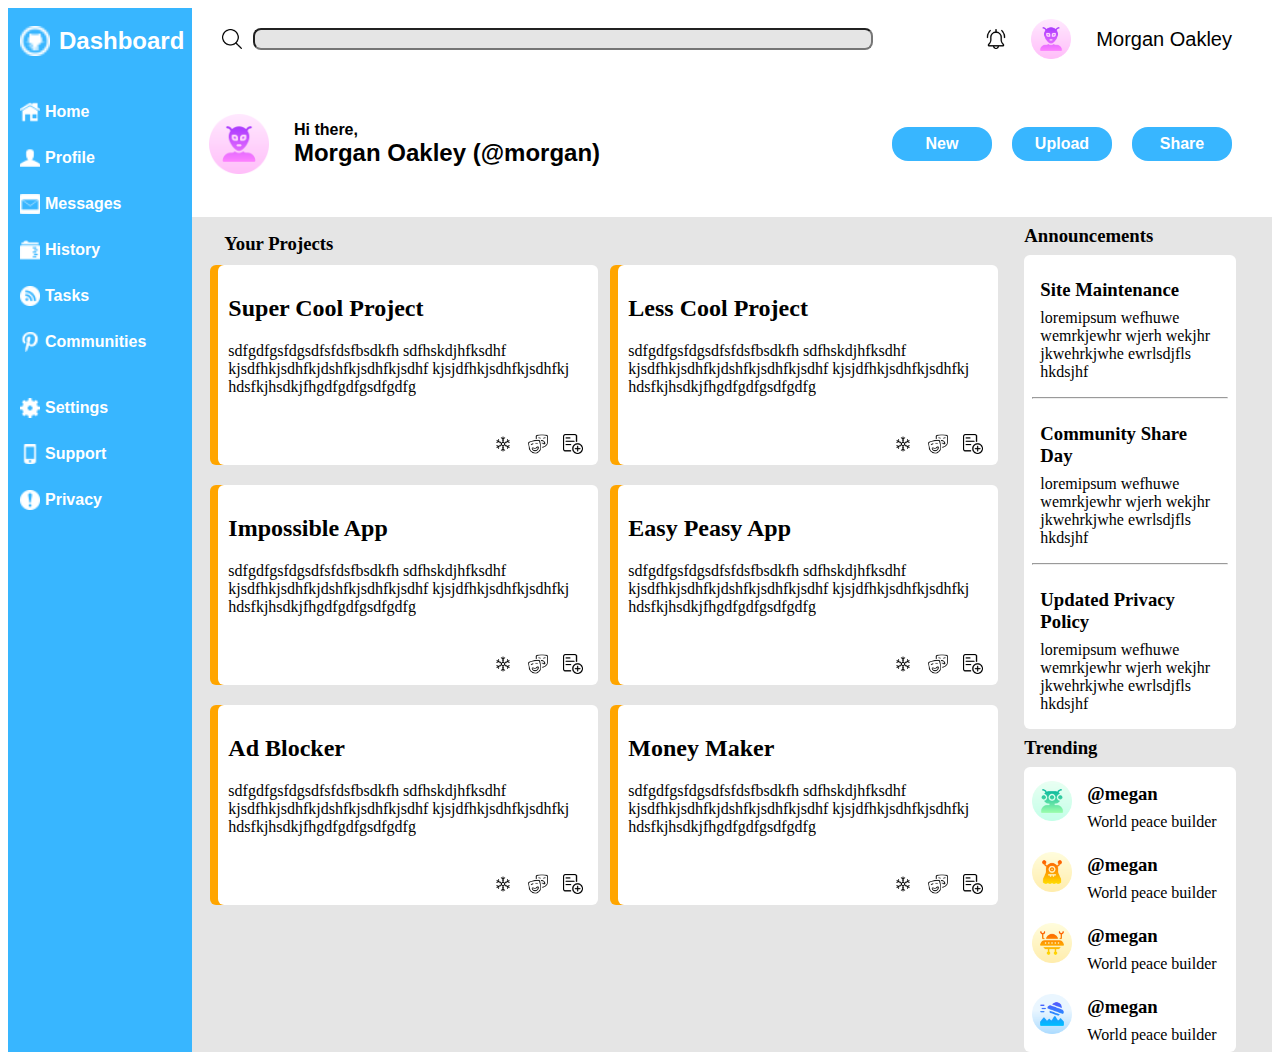
<file: index.html>
<!DOCTYPE html>
<html lang="en">
<head>
    <meta charset="UTF-8">
    <meta http-equiv="X-UA-Compatible" content="IE=edge">
    <meta name="viewport" content="width=device-width, initial-scale=1.0">
    <title>Admin Dashboard</title>
    <link rel="stylesheet" href="./dashboard.css">
</head>
<body>
    <div class="container">
        <div class="sidebar">
            <div class="sidebar-top">
                <div class="sidebar-header"><img src="./images/github-10-16.png" alt="Dashboard">Dashboard</div>
            </div>
            <div class="sidebar-middle">
                <div><img src="./images/home-5-16.png" alt="Home"> Home</div>
                <div><img src="./images/user-16.png" alt="Profile"> Profile</div>
                <div><img src="./images/email-13-16.png" alt="Messages"> Messages</div>
                <div><img src="./images/full-folder-16.png" alt="History"> History</div>
                <div><img src="./images/rss-4-16.png" alt="Tasks"> Tasks</div>
                <div><img src="./images/pinterest-16.png" alt="Communities"> Communities</div>
            </div>
            <div class="sidebar-bottom">
                <div><img src="./images/gear-2-16.png" alt="Settings"> Settings</div>
                <div><img src="./images/mobile-phone-8-16.png" alt="Support"> Support</div>
                <div><img src="./images/warning-3-16.png" alt="Privacy"> Privacy</div>
            </div>
        </div>
        <div class="header">
            <div class="top-header"><img src="./images/search-interface-symbol.png" alt="search"> <input type="text"><div class="top-header-right"><img src="./images/bell.png" alt="notifications"><img class="alien-small" src="./images/alien (1).png" alt="profile picture"> Morgan Oakley</div></div>
            <div class="bottom-header"><img src="./images/alien (1).png" alt="profile picture"><div class="greeting">Hi there,<br><h2>Morgan Oakley (@morgan)</h2></div><div class="buttons"><button>New</button><button>Upload</button><button>Share</button></div></div>
        </div>
        <div class="projects">
            <h3>Your Projects</h3>
            <div class="content">
                <div class="card">
                    <div class="card-text"><h2>Super Cool Project</h2>sdfgdfgsfdgsdfsfdsfbsdkfh sdfhskdjhfksdhf kjsdfhkjsdhfkjdshfkjsdhfkjsdhf kjsjdfhkjsdhfkjsdhfkj hdsfkjhsdkjfhgdfgdfgsdfgdfg</div>
                    <div class="icons"><img src="./images/frost.png" alt="frost"><img src="./images/theatre.png" alt="theatre"><img src="./images/add.png" alt="add user"></div>
                </div>
                <div class="card">
                    <div class="card-text"><h2>Less Cool Project</h2>sdfgdfgsfdgsdfsfdsfbsdkfh sdfhskdjhfksdhf kjsdfhkjsdhfkjdshfkjsdhfkjsdhf kjsjdfhkjsdhfkjsdhfkj hdsfkjhsdkjfhgdfgdfgsdfgdfg</div>
                    <div class="icons"><img src="./images/frost.png" alt="frost"><img src="./images/theatre.png" alt="theatre"><img src="./images/add.png" alt="add user"></div>
                </div>
                <div class="card">
                    <div class="card-text"><h2>Impossible App</h2>sdfgdfgsfdgsdfsfdsfbsdkfh sdfhskdjhfksdhf kjsdfhkjsdhfkjdshfkjsdhfkjsdhf kjsjdfhkjsdhfkjsdhfkj hdsfkjhsdkjfhgdfgdfgsdfgdfg</div>
                    <div class="icons"><img src="./images/frost.png" alt="frost"><img src="./images/theatre.png" alt="theatre"><img src="./images/add.png" alt="add user"></div>
                </div>
                <div class="card">
                    <div class="card-text"><h2>Easy Peasy App</h2>sdfgdfgsfdgsdfsfdsfbsdkfh sdfhskdjhfksdhf kjsdfhkjsdhfkjdshfkjsdhfkjsdhf kjsjdfhkjsdhfkjsdhfkj hdsfkjhsdkjfhgdfgdfgsdfgdfg</div>
                    <div class="icons"><img src="./images/frost.png" alt="frost"><img src="./images/theatre.png" alt="theatre"><img src="./images/add.png" alt="add user"></div>
                </div>
                <div class="card">
                    <div class="card-text"><h2>Ad Blocker</h2>sdfgdfgsfdgsdfsfdsfbsdkfh sdfhskdjhfksdhf kjsdfhkjsdhfkjdshfkjsdhfkjsdhf kjsjdfhkjsdhfkjsdhfkj hdsfkjhsdkjfhgdfgdfgsdfgdfg</div>
                    <div class="icons"><img src="./images/frost.png" alt="frost"><img src="./images/theatre.png" alt="theatre"><img src="./images/add.png" alt="add user"></div>
                </div>
                <div class="card">
                    <div class="card-text"><h2>Money Maker</h2>sdfgdfgsfdgsdfsfdsfbsdkfh sdfhskdjhfksdhf kjsdfhkjsdhfkjdshfkjsdhfkjsdhf kjsjdfhkjsdhfkjsdhfkj hdsfkjhsdkjfhgdfgdfgsdfgdfg</div>
                    <div class="icons"><img src="./images/frost.png" alt="frost"><img src="./images/theatre.png" alt="theatre"><img src="./images/add.png" alt="add user"></div>
                </div>
            </div>
        </div>
        <div class="content-sidebar">
            <h3>Announcements</h3>
            <div class="announcements">
                <div><h3>Site Maintenance</h3>loremipsum wefhuwe wemrkjewhr wjerh wekjhr jkwehrkjwhe ewrlsdjfls hkdsjhf</div><hr>
                <div><h3>Community Share Day</h3>loremipsum wefhuwe wemrkjewhr wjerh wekjhr jkwehrkjwhe ewrlsdjfls hkdsjhf</div><hr>
                <div><h3>Updated Privacy Policy</h3>loremipsum wefhuwe wemrkjewhr wjerh wekjhr jkwehrkjwhe ewrlsdjfls hkdsjhf</div>
            </div>
            <h3>Trending</h3>
            <div class="trending">
                <div class="left"><img src="./images/alien (2).png" alt="alien"></div><div class="right"><h3>@megan</h3>World peace builder</div>
                <div class="left"><img src="./images/alien.png" alt="alien"></div><div class="right"><h3>@megan</h3>World peace builder</div>
                <div class="left"><img src="./images/ufo (1).png" alt="ufo"></div><div class="right"><h3>@megan</h3>World peace builder</div>
                <div class="left"><img src="./images/ufo.png" alt="ufo"></div><div class="right"><h3>@megan</h3>World peace builder</div>
            </div>
        </div>
    </div>
</body>
</html>
</file>
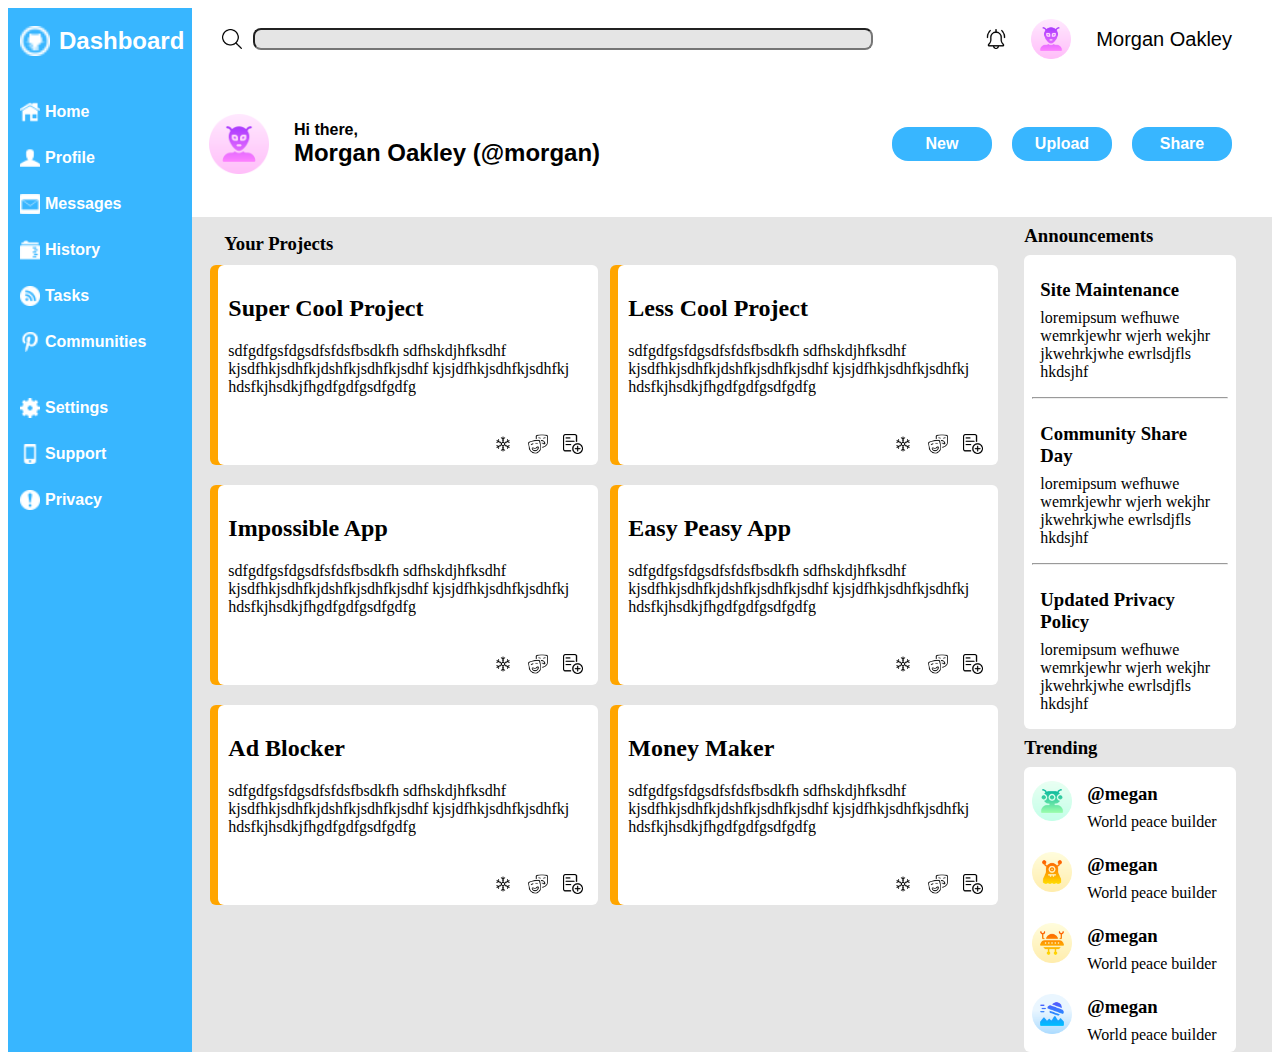
<file: dashboard.html>
<!DOCTYPE html>
<html lang="en">
<head>
    <meta charset="UTF-8">
    <meta http-equiv="X-UA-Compatible" content="IE=edge">
    <meta name="viewport" content="width=device-width, initial-scale=1.0">
    <title>Admin Dashboard</title>
    <link rel="stylesheet" href="./dashboard.css">
</head>
<body>
    <div class="container">
        <div class="sidebar">
            <div class="sidebar-top">
                <div class="sidebar-header"><img src="./images/github-10-16.png" alt="Dashboard">Dashboard</div>
            </div>
            <div class="sidebar-middle">
                <div><img src="./images/home-5-16.png" alt="Home"> Home</div>
                <div><img src="./images/user-16.png" alt="Profile"> Profile</div>
                <div><img src="./images/email-13-16.png" alt="Messages"> Messages</div>
                <div><img src="./images/full-folder-16.png" alt="History"> History</div>
                <div><img src="./images/rss-4-16.png" alt="Tasks"> Tasks</div>
                <div><img src="./images/pinterest-16.png" alt="Communities"> Communities</div>
            </div>
            <div class="sidebar-bottom">
                <div><img src="./images/gear-2-16.png" alt="Settings"> Settings</div>
                <div><img src="./images/mobile-phone-8-16.png" alt="Support"> Support</div>
                <div><img src="./images/warning-3-16.png" alt="Privacy"> Privacy</div>
            </div>
        </div>
        <div class="header">
            <div class="top-header"><img src="./images/search-interface-symbol.png" alt="search"> <input type="text"><div class="top-header-right"><img src="./images/bell.png" alt="notifications"><img class="alien-small" src="./images/alien (1).png" alt="profile picture"> Morgan Oakley</div></div>
            <div class="bottom-header"><img src="./images/alien (1).png" alt="profile picture"><div class="greeting">Hi there,<br><h2>Morgan Oakley (@morgan)</h2></div><div class="buttons"><button>New</button><button>Upload</button><button>Share</button></div></div>
        </div>
        <div class="projects">
            <h3>Your Projects</h3>
            <div class="content">
                <div class="card">
                    <div class="card-text"><h2>Super Cool Project</h2>sdfgdfgsfdgsdfsfdsfbsdkfh sdfhskdjhfksdhf kjsdfhkjsdhfkjdshfkjsdhfkjsdhf kjsjdfhkjsdhfkjsdhfkj hdsfkjhsdkjfhgdfgdfgsdfgdfg</div>
                    <div class="icons"><img src="./images/frost.png" alt="frost"><img src="./images/theatre.png" alt="theatre"><img src="./images/add.png" alt="add user"></div>
                </div>
                <div class="card">
                    <div class="card-text"><h2>Less Cool Project</h2>sdfgdfgsfdgsdfsfdsfbsdkfh sdfhskdjhfksdhf kjsdfhkjsdhfkjdshfkjsdhfkjsdhf kjsjdfhkjsdhfkjsdhfkj hdsfkjhsdkjfhgdfgdfgsdfgdfg</div>
                    <div class="icons"><img src="./images/frost.png" alt="frost"><img src="./images/theatre.png" alt="theatre"><img src="./images/add.png" alt="add user"></div>
                </div>
                <div class="card">
                    <div class="card-text"><h2>Impossible App</h2>sdfgdfgsfdgsdfsfdsfbsdkfh sdfhskdjhfksdhf kjsdfhkjsdhfkjdshfkjsdhfkjsdhf kjsjdfhkjsdhfkjsdhfkj hdsfkjhsdkjfhgdfgdfgsdfgdfg</div>
                    <div class="icons"><img src="./images/frost.png" alt="frost"><img src="./images/theatre.png" alt="theatre"><img src="./images/add.png" alt="add user"></div>
                </div>
                <div class="card">
                    <div class="card-text"><h2>Easy Peasy App</h2>sdfgdfgsfdgsdfsfdsfbsdkfh sdfhskdjhfksdhf kjsdfhkjsdhfkjdshfkjsdhfkjsdhf kjsjdfhkjsdhfkjsdhfkj hdsfkjhsdkjfhgdfgdfgsdfgdfg</div>
                    <div class="icons"><img src="./images/frost.png" alt="frost"><img src="./images/theatre.png" alt="theatre"><img src="./images/add.png" alt="add user"></div>
                </div>
                <div class="card">
                    <div class="card-text"><h2>Ad Blocker</h2>sdfgdfgsfdgsdfsfdsfbsdkfh sdfhskdjhfksdhf kjsdfhkjsdhfkjdshfkjsdhfkjsdhf kjsjdfhkjsdhfkjsdhfkj hdsfkjhsdkjfhgdfgdfgsdfgdfg</div>
                    <div class="icons"><img src="./images/frost.png" alt="frost"><img src="./images/theatre.png" alt="theatre"><img src="./images/add.png" alt="add user"></div>
                </div>
                <div class="card">
                    <div class="card-text"><h2>Money Maker</h2>sdfgdfgsfdgsdfsfdsfbsdkfh sdfhskdjhfksdhf kjsdfhkjsdhfkjdshfkjsdhfkjsdhf kjsjdfhkjsdhfkjsdhfkj hdsfkjhsdkjfhgdfgdfgsdfgdfg</div>
                    <div class="icons"><img src="./images/frost.png" alt="frost"><img src="./images/theatre.png" alt="theatre"><img src="./images/add.png" alt="add user"></div>
                </div>
            </div>
        </div>
        <div class="content-sidebar">
            <h3>Announcements</h3>
            <div class="announcements">
                <div><h3>Site Maintenance</h3>loremipsum wefhuwe wemrkjewhr wjerh wekjhr jkwehrkjwhe ewrlsdjfls hkdsjhf</div><hr>
                <div><h3>Community Share Day</h3>loremipsum wefhuwe wemrkjewhr wjerh wekjhr jkwehrkjwhe ewrlsdjfls hkdsjhf</div><hr>
                <div><h3>Updated Privacy Policy</h3>loremipsum wefhuwe wemrkjewhr wjerh wekjhr jkwehrkjwhe ewrlsdjfls hkdsjhf</div>
            </div>
            <h3>Trending</h3>
            <div class="trending">
                <div class="left"><img src="./images/alien (2).png" alt="alien"></div><div class="right"><h3>@megan</h3>World peace builder</div>
                <div class="left"><img src="./images/alien.png" alt="alien"></div><div class="right"><h3>@megan</h3>World peace builder</div>
                <div class="left"><img src="./images/ufo (1).png" alt="ufo"></div><div class="right"><h3>@megan</h3>World peace builder</div>
                <div class="left"><img src="./images/ufo.png" alt="ufo"></div><div class="right"><h3>@megan</h3>World peace builder</div>
            </div>
        </div>
    </div>
</body>
</html>
</file>
<file: dashboard.css>
body {
    height: 100%;
}

img {
    width: 20px;
    height: auto;
    margin-right: 5px;
    align-self: center;
}

h3 {
    margin: 0;
}

.icons img {
    margin-left: 10px;
}

.card {
    height: 180px;
    width: 360px;
    background-color: white;
    margin-top: 2px;
    place-items: center;
    margin: 10px;
    padding: 10px;
    justify-self: center;
    border-radius: 6px;
    display: grid;
    grid-template-rows: 90% 10%;
    box-shadow: -8px 0px 0px 0px orange;
}

.container {
    display: grid;
    grid-template-columns: 1fr 5fr 2fr;
    grid-template-rows: 2fr 8fr;
}

.icons {
    justify-self: flex-end;
}

.sidebar {
    grid-column: 1 / 2;
    grid-row: 1 / 3;
    background-color: rgba(0, 162, 255, 0.78);
    color: white;
}

.header {
    grid-column: 2 / 4;
    grid-row: 1 / 2;
    display: grid;
    grid-template-rows: 30% 70%;
}

.projects {
    background-color: #E5E5E5;
    grid-row: 2 / 3;
    grid-column: 2 / 3;
    padding: 16px;

}

.projects h3 {
    margin-left: 2%;
    grid-row: 1 / 2;
    grid-column: 1 / 3
}

.content {
    grid-column: 1 / 2;
    grid-row: 2 / 3;
    display: grid;
    align-self: flex-end;
    grid-template-columns: 1fr 1fr;
    grid-template-rows: 1fr 1fr 1fr;
}

.card-text {
    align-self: flex-start;
}

.content-sidebar {
    grid-column: 3 / 4;
    grid-row: 2 / 3;
    background-color: #E5E5E5;
    padding-right: 16px;
}

.content-sidebar h3 {
    margin: 8px 0px;
}

.announcements, .trending {
    background-color: white;
    border-radius: 6px;
    padding: 8px;
    margin-right: 20px;
}

.announcements div {
    padding: 8px;
}

.sidebar-top {
    margin-bottom: 30px;
    margin-top: 10px;
    font-weight: 600;
    font-size: 24px;
    font-family:'Gill Sans', 'Gill Sans MT', Calibri, 'Trebuchet MS', sans-serif;
}

.sidebar-header {
    display: flex;
    gap: 4px;
    align-items: center;
}

.sidebar-top img {
    width: 30px;
    height: auto;
}

.sidebar-middle {
    margin-bottom: 30px;
    font-weight: 600;
    font-size: 16px;
    font-family:'Gill Sans', 'Gill Sans MT', Calibri, 'Trebuchet MS', sans-serif;
}

.sidebar-bottom {
    font-weight: 600;
    font-size: 16px;
    font-family:'Gill Sans', 'Gill Sans MT', Calibri, 'Trebuchet MS', sans-serif;
}
.sidebar-top div, .sidebar-middle div, .sidebar-bottom div {
    padding: 8px;
    margin-left: 4px;
    display: flex;
    align-items: center;
    margin-bottom: 10px;
}

.top-header {
    grid-row: 1 / 2;
    display: grid;
    grid-template-columns: 2% 60% 38%;
    margin-top: 10px;
    margin-left: 30px;
    margin-bottom: 10px;
}

.top-header p {
    align-self: center;
}

.top-header img {
    grid-column: 1 / 2;
}

.top-header input {
    border-radius: 8px;
    grid-column: 2 / 3;
    margin-left: 10px;
    background-color: #E5E5E5;
    height: 16px;
    align-self: center;
}

.top-header-right {
    margin-right: 40px;
    justify-self: flex-end;
    grid-column: 3 / 4;
    font-size: 20px;
    font-weight: 500;
    font-family:'Gill Sans', 'Gill Sans MT', Calibri, 'Trebuchet MS', sans-serif;
    display: flex;
    align-items: center;
    gap: 20px;

}

.alien-small {
    width: 40px;
    height: auto;
}



.bottom-header {
    display: grid;
    grid-template-columns: 4% 48% 48%;
    margin-left: 40px;
}

.bottom-header img {
    justify-self: flex-end;
    align-self: center;
    grid-column: 1 / 2;
    width: 60px;
    height: auto;
}

.bottom-header .greeting {
    align-self: center;
    grid-column: 2 / 3;
    font-family:'Gill Sans', 'Gill Sans MT', Calibri, 'Trebuchet MS', sans-serif;
    font-weight: 600;
    margin-left: 20px;
}

.greeting h2 {
    margin: 0;
    font-family:'Gill Sans', 'Gill Sans MT', Calibri, 'Trebuchet MS', sans-serif;
}

.bottom-header .buttons {
    align-self: center;
    justify-self: flex-end;
    margin-right: 40px;
    grid-column: 3 / 4;
}

.buttons button {
    margin-left: 20px;
    border-radius: 16px;
    background-color: rgba(0, 162, 255, 0.78);
    color: white;
    padding: 8px;
    width: 100px;
    font-weight: 700;
    font-size: 16px;
    border: none;
}

.trending {
    display: grid;
    grid-template-columns: 1fr 4fr;
    gap: 15px 10px;
}

.trending .left {
    grid-column: 1 / 2;
    align-self: center;
    justify-self: center;
}

.left img {
    width: 40px;
    height: auto;
}

.trending .right {
    grid-column: 2 / 3;
    align-self: center;
}
</file>
